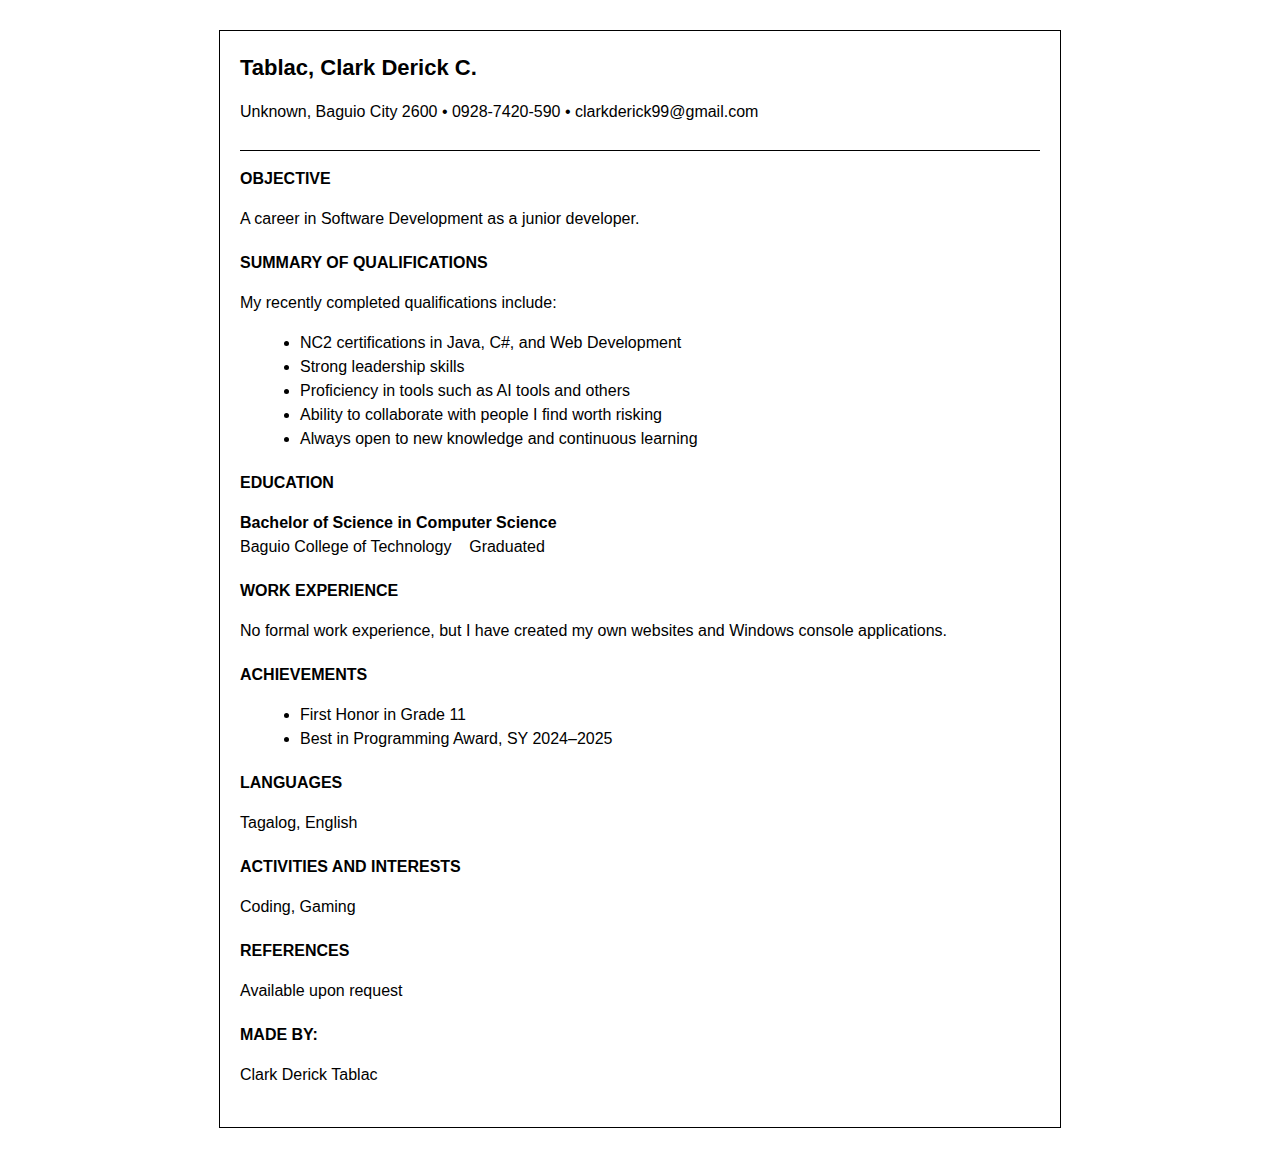
<file: index.html>
<!DOCTYPE html>
<html lang="en">

<head>
    <meta charset="UTF-8">
    <meta name="viewport" content="width=device-width, initial-scale=1.0">
    <title>Student Curriculum Vitae</title>
    <style>
        body {
            font-family: Arial, sans-serif;
            margin: 30px;
            line-height: 1.5;
        }

        .container {
            border: 1px solid #000;
            padding: 20px;
            max-width: 800px;
            margin: auto;
        }

        h1 {
            font-size: 22px;
            margin: 0;
        }

        .header {
            border-bottom: 1px solid #000;
            padding-bottom: 10px;
            margin-bottom: 15px;
        }

        .section {
            margin-bottom: 20px;
        }

        .section-title {
            font-weight: bold;
            text-transform: uppercase;
        }

        ul {
            margin: 5px 0 5px 20px;
        }
    </style>
</head>

<body>
    <div class="container">
        <div class="header">
            <h1>Tablac, Clark Derick C.</h1>
            <p>Unknown, Baguio City 2600 • 0928-7420-590 • clarkderick99@gmail.com
            </p>
        </div>

        <div class="section">
            <p class="section-title">Objective</p>
            <p>A career in Software Development as a junior developer.</p>
        </div>

        <div class="section">
            <p class="section-title">Summary of Qualifications</p>
            <p>My recently completed qualifications include:</p>
            <ul>
                <li>NC2 certifications in Java, C#, and Web Development</li>
                <li>Strong leadership skills</li>
                <li>Proficiency in tools such as AI tools and others</li>
                <li>Ability to collaborate with people I find worth risking</li>
                <li>Always open to new knowledge and continuous learning</li>
            </ul>
        </div>

        <div class="section">
            <p class="section-title">Education</p>
            <p><strong>Bachelor of Science in Computer Science</strong><br>
                Baguio College of Technology &nbsp;&nbsp; Graduated</p>
        </div>

        <div class="section">
            <p class="section-title">Work Experience</p>
            <p>No formal work experience, but I have created my own websites and Windows console applications.</p>
        </div>

        <div class="section">
            <p class="section-title">Achievements</p>
            <ul>
                <li>First Honor in Grade 11</li>
                <li>Best in Programming Award, SY 2024–2025</li>
            </ul>
        </div>

        <div class="section">
            <p class="section-title">Languages</p>
            <p>Tagalog, English</p>
        </div>

        <div class="section">
            <p class="section-title">Activities and Interests</p>
            <p>Coding, Gaming</p>
        </div>

        <div class="section">
            <p class="section-title">References</p>
            <p>Available upon request</p>
        </div>

        <div class="section">
            <p class="section-title">Made by:</p>
            <p>Clark Derick Tablac</p>
        </div>
    </div>
</body>


</html>
</file>
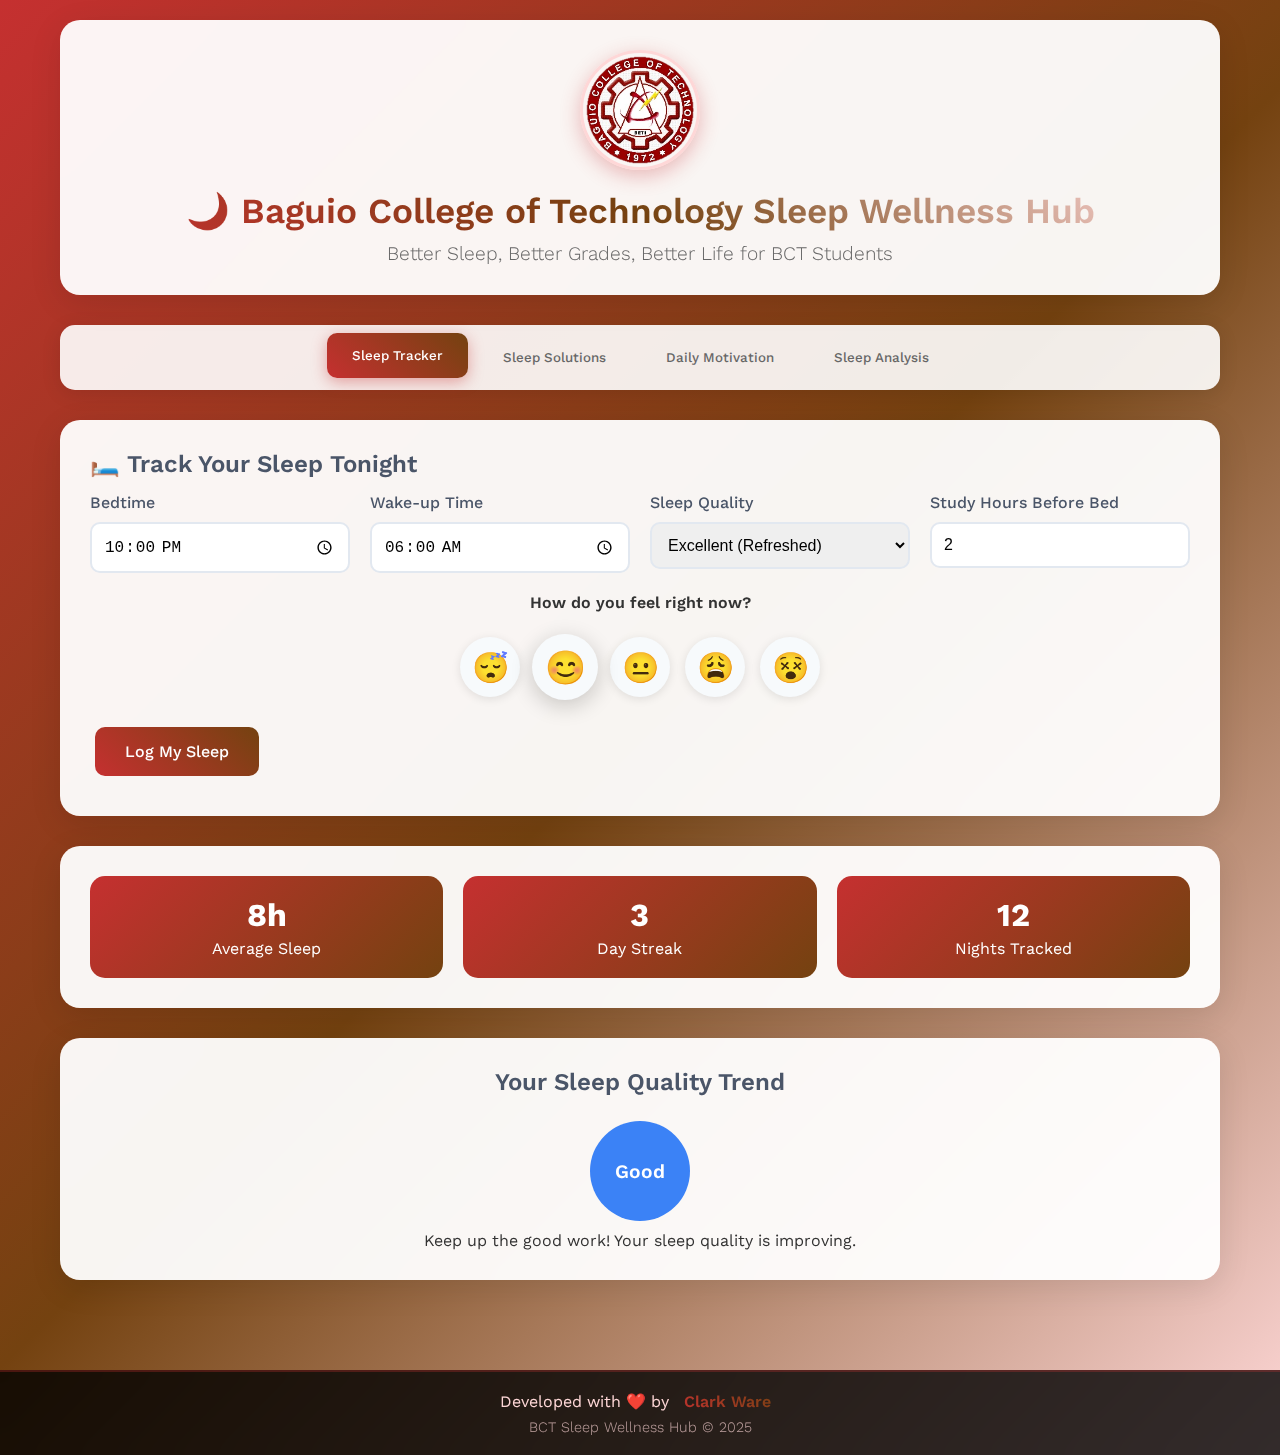
<file: Lack of Sleep by Ware/index.html>
<!DOCTYPE html>
<html lang="en">

<head>
    <meta charset="UTF-8">
    <meta name="viewport" content="width=device-width, initial-scale=1.0">
    <title>BCT Sleep Schedule Ware</title>
    <link rel="stylesheet" href="css/style.css">
</head>

<body>
    <div class="container">
        <header>
            <div class="header-logo">
                <img src="images/bct-logo.png" alt="Baguio College of Technology Logo" class="logo">
                <!-- <div class="logo-placeholder">BCT</div> -->
            </div>
            <h1>🌙 Baguio College of Technology Sleep Wellness Hub</h1>
            <p class="subtitle">Better Sleep, Better Grades, Better Life for BCT Students</p>
        </header>

        <div class="nav-tabs">
            <button class="tab-btn active" data-tab="tracker">Sleep Tracker</button>
            <button class="tab-btn" data-tab="tips">Sleep Solutions</button>
            <button class="tab-btn" data-tab="motivation">Daily Motivation</button>
            <button class="tab-btn" data-tab="analysis">Sleep Analysis</button>
        </div>

        <div id="tracker" class="tab-content active">
            <div class="card">
                <h3>🛏️ Track Your Sleep Tonight</h3>
                <div class="sleep-tracker">
                    <div class="tracker-input">
                        <label>Bedtime</label>
                        <input type="time" id="bedtime" value="22:00">
                    </div>
                    <div class="tracker-input">
                        <label>Wake-up Time</label>
                        <input type="time" id="wakeup" value="06:00">
                    </div>
                    <div class="tracker-input">
                        <label>Sleep Quality</label>
                        <select id="quality">
                            <option value="excellent">Excellent (Refreshed)</option>
                            <option value="good">Good (Well-rested)</option>
                            <option value="fair">Fair (Okay)</option>
                            <option value="poor">Poor (Tired)</option>
                        </select>
                    </div>
                    <div class="tracker-input">
                        <label>Study Hours Before Bed</label>
                        <input type="number" id="studyhours" min="0" max="12" value="2">
                    </div>
                </div>

                <div class="mood-selector">
                    <p style="width: 100%; text-align: center; margin-bottom: 10px; font-weight: 600;">How do you feel
                        right now?</p>
                    <button class="mood-btn" data-mood="😴">😴</button>
                    <button class="mood-btn" data-mood="😊">😊</button>
                    <button class="mood-btn" data-mood="😐">😐</button>
                    <button class="mood-btn" data-mood="😩">😩</button>
                    <button class="mood-btn" data-mood="😵">😵</button>
                </div>

                <button class="btn" id="logSleepBtn">Log My Sleep</button>
            </div>

            <div class="card sleep-stats" id="sleepStats">
                <div class="stat-card">
                    <div class="stat-value" id="avgSleep">8.0h</div>
                    <div>Average Sleep</div>
                </div>
                <div class="stat-card">
                    <div class="stat-value" id="sleepStreak">3</div>
                    <div>Day Streak</div>
                </div>
                <div class="stat-card">
                    <div class="stat-value" id="totalNights">12</div>
                    <div>Nights Tracked</div>
                </div>
            </div>

            <div class="card sleep-quality-indicator">
                <h3>Your Sleep Quality Trend</h3>
                <div id="qualityIndicator">
                    <div class="quality-circle quality-good">Good</div>
                </div>
                <p>Keep up the good work! Your sleep quality is improving.</p>
            </div>
        </div>

        <div id="tips" class="tab-content">
            <div class="card">
                <h3>🧠 Psychological Sleep Solutions</h3>
                <div class="tips-grid">
                    <div class="tip-card">
                        <h4>🌅 Sleep Hygiene</h4>
                        <p>Create a consistent bedtime routine. Your brain loves predictability. Try the "3-2-1 rule": 3
                            hours before bed, no more food. 2 hours before, no more work. 1 hour before, no more
                            screens.</p>
                    </div>
                    <div class="tip-card">
                        <h4>🧘 Relaxation Techniques</h4>
                        <p>Practice the 4-7-8 breathing technique: Inhale for 4 counts, hold for 7, exhale for 8. This
                            activates your parasympathetic nervous system and prepares your body for sleep.</p>
                    </div>
                    <div class="tip-card">
                        <h4>💭 Cognitive Restructuring</h4>
                        <p>Challenge negative thoughts about sleep. Instead of "I'll fail tomorrow if I don't sleep,"
                            try "I can function well even with less sleep, and tomorrow will be fine."</p>
                    </div>
                    <div class="tip-card">
                        <h4>📱 Digital Detox</h4>
                        <p>Blue light suppresses melatonin. Use apps like f.lux or enable night mode. Better yet, keep
                            your phone in another room and use a traditional alarm clock.</p>
                    </div>
                    <div class="tip-card">
                        <h4>🎯 Study Schedule Optimization</h4>
                        <p>Use the Pomodoro Technique: 25 minutes study, 5-minute break. Schedule intense study sessions
                            earlier in the day. Your brain needs wind-down time.</p>
                    </div>
                    <div class="tip-card">
                        <h4>🌡️ Environment Control</h4>
                        <p>Keep your room cool (65-68°F), dark, and quiet. Consider blackout curtains, earplugs, or a
                            white noise machine. Your environment significantly impacts sleep quality.</p>
                    </div>
                </div>
            </div>

            <div class="card">
                <h3>⚡ Quick Sleep Hacks for Students</h3>
                <div class="tips-grid">
                    <div class="tip-card">
                        <h4>🍵 Strategic Caffeine Use</h4>
                        <p>No caffeine after 2 PM. Try green tea in the morning for sustained energy without the crash.
                            Consider L-theanine supplements to reduce caffeine anxiety.</p>
                    </div>
                    <div class="tip-card">
                        <h4>💪 Power Naps</h4>
                        <p>20-minute power naps between 1-3 PM can boost alertness. Any longer and you'll enter deep
                            sleep, making you groggier. Set an alarm!</p>
                    </div>
                    <div class="tip-card">
                        <h4>📝 Worry Journal</h4>
                        <p>Spend 5 minutes before bed writing down tomorrow's tasks and worries. This "brain dump" helps
                            prevent racing thoughts when your head hits the pillow.</p>
                    </div>
                </div>
            </div>
        </div>

        <div id="motivation" class="tab-content">
            <div class="quote-card" id="dailyQuote">
                <div class="quote-text">The best bridge between despair and hope is a good night's sleep.</div>
                <div class="quote-author">- E.B. White</div>
            </div>

            <div class="card">
                <h3>🌟 Your Sleep Success Journey</h3>
                <p style="margin-bottom: 15px;">Sleep Quality Goal Progress</p>
                <div class="progress-bar">
                    <div class="progress-fill" id="progressFill" style="width: 65%"></div>
                </div>
                <p style="text-align: center; margin-top: 10px;">65% - You're doing great! Keep building those healthy
                    habits.</p>
            </div>

            <div class="card">
                <h3>💪 Daily Affirmations for Better Sleep</h3>
                <div style="text-align: center; padding: 20px;">
                    <p id="affirmation"
                        style="font-size: 1.3rem; font-style: italic; color: #667eea; margin-bottom: 20px;">
                        "I deserve rest and my body knows how to sleep naturally."
                    </p>
                    <button class="btn" id="newAffirmationBtn">New Affirmation</button>
                </div>
            </div>

            <div class="card">
                <h3>🎯 Sleep Challenge of the Week</h3>
                <p><strong>This Week's Challenge:</strong> Go to bed at the same time every night for 7 days straight.
                </p>
                <p><strong>Reward:</strong> Notice how much more energized you feel for your classes and projects!</p>
                <div class="progress-bar">
                    <div class="progress-fill" style="width: 43%"></div>
                </div>
                <p style="text-align: center; margin-top: 10px;">Day 3/7 - You're building momentum!</p>
            </div>
        </div>

        <div id="analysis" class="tab-content">
            <div class="card">
                <h3>📊 Your Sleep Insights</h3>
                <div id="sleepAnalysis">
                    <div class="tips-grid">
                        <div class="tip-card">
                            <h4>📈 Weekly Trends</h4>
                            <p><strong>Best Sleep Day:</strong> Sunday (8.2 hours average)<br>
                                <strong>Worst Sleep Day:</strong> Wednesday (5.8 hours average)<br>
                                <strong>Recommendation:</strong> Plan lighter study loads on Wednesday evenings.
                            </p>
                        </div>
                        <div class="tip-card">
                            <h4>🎓 Study Impact</h4>
                            <p><strong>Optimal Study Hours:</strong> 2-3 hours before bed<br>
                                <strong>Sleep Quality:</strong> Decreases with 4+ study hours<br>
                                <strong>Tip:</strong> Try distributed practice instead of cramming.
                            </p>
                        </div>
                        <div class="tip-card">
                            <h4>😴 Mood Patterns</h4>
                            <p><strong>Best Mood Days:</strong> After 7+ hours of sleep<br>
                                <strong>Energy Crashes:</strong> Happen with <6 hours<br>
                                    <strong>Sweet Spot:</strong> 7.5-8.5 hours for optimal BCT performance.
                            </p>
                        </div>
                    </div>
                </div>
            </div>

            <div class="card">
                <h3>🎯 Personalized Recommendations</h3>
                <div class="tip-card" style="border-left-color: #10b981;">
                    <h4>✅ What's Working Well</h4>
                    <p>• You maintain consistent wake-up times<br>
                        • Your weekend sleep recovery is effective<br>
                        • You're tracking regularly (great habit!)</p>
                </div>
                <div class="tip-card" style="border-left-color: #f59e0b;">
                    <h4>⚠️ Areas for Improvement</h4>
                    <p>• Try going to bed 30 minutes earlier on weekdays<br>
                        • Reduce screen time 1 hour before bed<br>
                        • Consider a brief meditation before sleep</p>
                </div>
                <div class="tip-card" style="border-left-color: #3b82f6;">
                    <h4>🎯 This Week's Focus</h4>
                    <p><strong>Goal:</strong> Achieve 7+ hours of sleep for 5 out of 7 nights<br>
                        <strong>Strategy:</strong> Set a bedtime alarm 1 hour before your target bedtime<br>
                        <strong>Reward:</strong> Better focus for your BCT projects and exams!
                    </p>
                </div>
            </div>
        </div>
    </div>

    <!-- DEVELOPER CREDIT SECTION - Edit this section for additional information -->
    <!-- Developer: Clark Derick C. Tablac -->
    <!-- Contact: Add your email, social media, or portfolio links here -->
    <footer class="developer-credit">
        <div class="credit-content">
            <p class="credit-text">
                Developed with ❤️ by
                <a href="mailto:clark.tablac@example.com" class="developer-link" title="Contact Developer">
                    Clark Ware
                </a>
            </p>
            <p class="credit-subtitle">BCT Sleep Wellness Hub © 2025</p>
        </div>
    </footer>
    <!-- END DEVELOPER CREDIT SECTION -->

    <script src="js/script.js"></script>
</body>

</html>
</file>
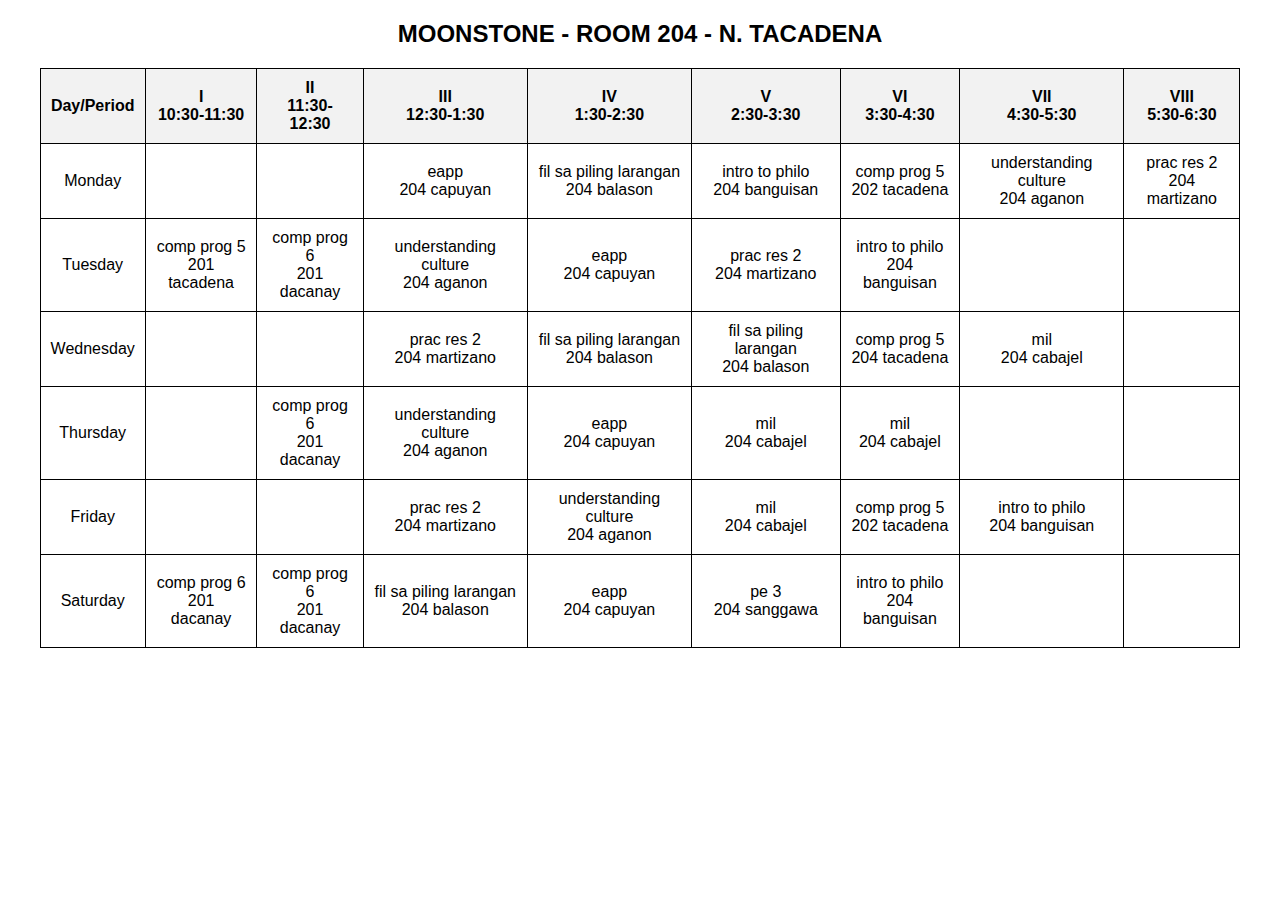
<file: indexActivity2.html>
<!DOCTYPE html>
<html lang="en">
<!-- Made by:
Clark Derick Tablac -->

<head>
    <meta charset="UTF-8">
    <meta name="viewport" content="width=device-width, initial-scale=1.0">
    <title>Moonstone - Schedule</title>
    <style>
        body {
            font-family: Arial, sans-serif;
            text-align: center;
        }

        table {
            border-collapse: collapse;
            margin: auto;
            width: 95%;
        }

        th,
        td {
            border: 1px solid black;
            padding: 10px;
            text-align: center;
        }

        th {
            background-color: #f2f2f2;
        }
    </style>
</head>

<body>

    <h2>MOONSTONE - ROOM 204 - N. TACADENA</h2>

    <table>
        <tr>
            <th>Day/Period</th>
            <th>I<br>10:30-11:30</th>
            <th>II<br>11:30-12:30</th>
            <th>III<br>12:30-1:30</th>
            <th>IV<br>1:30-2:30</th>
            <th>V<br>2:30-3:30</th>
            <th>VI<br>3:30-4:30</th>
            <th>VII<br>4:30-5:30</th>
            <th>VIII<br>5:30-6:30</th>
        </tr>

        <tr>
            <td>Monday</td>
            <td></td>
            <td></td>
            <td>eapp<br>204 capuyan</td>
            <td>fil sa piling larangan<br>204 balason</td>
            <td>intro to philo<br>204 banguisan</td>
            <td>comp prog 5<br>202 tacadena</td>
            <td>understanding culture<br>204 aganon</td>
            <td>prac res 2 <br>204 martizano</td>
        </tr>

        <tr>
            <td>Tuesday</td>
            <td>comp prog 5<br>201 tacadena</td>
            <td>comp prog 6<br>201 dacanay</td>
            <td>understanding culture<br>204 aganon</td>
            <td>eapp<br>204 capuyan</td>
            <td>prac res 2<br>204 martizano</td>
            <td>intro to philo<br>204 banguisan</td>
            <td></td>
            <td></td>
        </tr>

        <tr>
            <td>Wednesday</td>
            <td></td>
            <td></td>
            <td>prac res 2<br>204 martizano</td>
            <td>fil sa piling larangan<br>204 balason</td>
            <td>fil sa piling larangan<br>204 balason</td>
            <td>comp prog 5<br>204 tacadena</td>
            <td>mil<br>204 cabajel</td>
            <td></td>
        </tr>

        <tr>
            <td>Thursday</td>
            <td></td>
            <td>comp prog 6<br>201 dacanay</td>
            <td>understanding culture<br>204 aganon</td>
            <td>eapp<br>204 capuyan</td>
            <td>mil<br>204 cabajel</td>
            <td>mil<br>204 cabajel</td>
            <td></td>
            <td></td>
        </tr>

        <tr>
            <td>Friday</td>
            <td></td>
            <td></td>
            <td>prac res 2<br>204 martizano</td>
            <td>understanding culture<br>204 aganon</td>
            <td>mil<br>204 cabajel</td>
            <td>comp prog 5<br>202 tacadena</td>
            <td>intro to philo<br>204 banguisan</td>
            <td></td>
        </tr>

        <tr>
            <td>Saturday</td>
            <td>comp prog 6<br>201 dacanay</td>
            <td>comp prog 6<br>201 dacanay</td>
            <td>fil sa piling larangan<br>204 balason</td>
            <td>eapp<br>204 capuyan</td>
            <td>pe 3<br>204 sanggawa</td>
            <td>intro to philo<br>204 banguisan</td>
            <td></td>
            <td></td>
        </tr>

    </table>

</body>

</html>
</file>
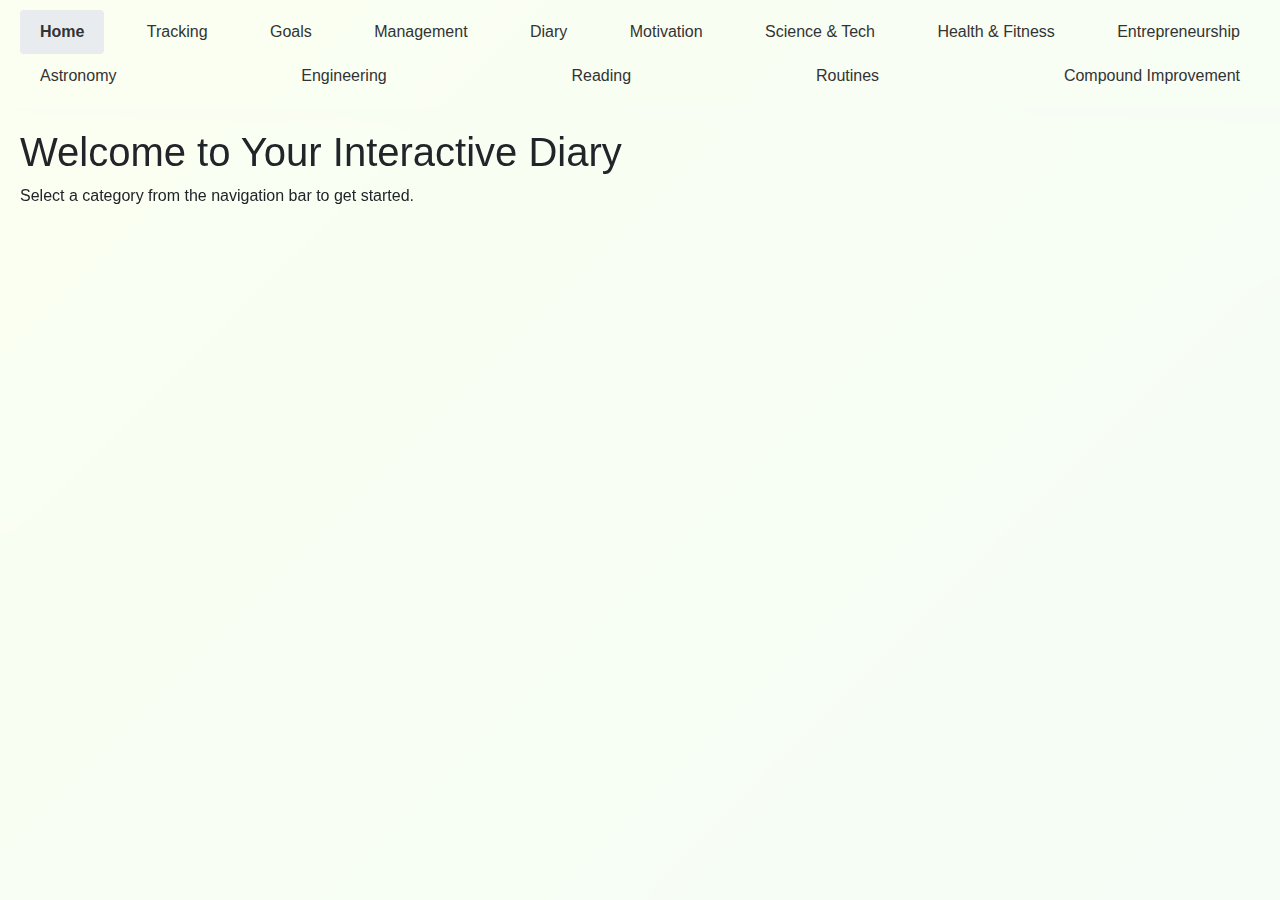
<file: SleepingSched_Demo/selfimprovementwebsite.html>
<!DOCTYPE html>
<html lang="en">
<!-- This is still in work -->
<!-- Only pure HTML,CSS for now and a little bit of JS-->

<head>
    <meta charset="UTF-8">
    <meta name="viewport" content="width=device-width, initial-scale=1.0">
    <title>Interactive Diary Concept</title>
    <link href="https://stackpath.bootstrapcdn.com/bootstrap/4.5.2/css/bootstrap.min.css" rel="stylesheet">
    <link rel="stylesheet" href="https://cdnjs.cloudflare.com/ajax/libs/font-awesome/5.15.4/css/all.min.css">
    <style>
        body {
            background: linear-gradient(135deg, #d4fc79, #96e6a1);
            display: flex;
            flex-direction: column;
            height: 100vh;
            margin: 0;
            font-family: 'Roboto', sans-serif;
        }

        .navbar {
            background-color: rgba(255, 255, 255, 0.9);
            box-shadow: 0 2px 5px rgba(0, 0, 0, 0.1);
            padding: 10px;
        }

        .navbar a {
            color: #333;
            text-decoration: none;
            padding: 10px 20px;
            margin: 0 10px;
            border-radius: 4px;
            transition: background-color 0.3s;
        }

        .navbar a:hover,
        .navbar a.active {
            background-color: #e9ecef;
            font-weight: bold;
        }

        .content {
            flex: 1;
            padding: 20px;
            overflow-y: auto;
            background: rgba(255, 255, 255, 0.9);
            backdrop-filter: blur(10px);
        }

        .content h1,
        .content h2 {
            margin-top: 0;
        }

        .feature-box {
            background: #ffffff;
            border: 1px solid #dee2e6;
            border-radius: 10px;
            padding: 20px;
            margin-bottom: 20px;
            transition: box-shadow 0.3s, transform 0.3s;
        }

        .feature-box:hover {
            box-shadow: 0 4px 8px rgba(0, 0, 0, 0.1);
            transform: translateY(-5px);
        }

        .feature-box h3 {
            margin-top: 0;
        }

        .form-group {
            margin-bottom: 15px;
        }

        .entry-list {
            margin-top: 20px;
        }

        .entry-item {
            background-color: #ffffff;
            border: 1px solid #dee2e6;
            padding: 15px;
            margin-bottom: 10px;
            border-radius: 5px;
            transition: box-shadow 0.3s;
        }

        .entry-item:hover {
            box-shadow: 0 4px 8px rgba(0, 0, 0, 0.1);
        }

        .saved-message {
            color: green;
            display: none;
        }

        .checkboxes {
            display: flex;
            flex-direction: column;
        }

        .checkboxes label {
            display: flex;
            align-items: center;
        }

        .checkboxes input[type="checkbox"] {
            margin-right: 10px;
        }
    </style>
</head>

<body>
    <nav class="navbar">
        <a href="#home" class="header active">Home</a>
        <a href="#tracking" class="tracking">Tracking</a>
        <a href="#goals" class="goals">Goals</a>
        <a href="#management" class="management">Management</a>
        <a href="#diary" class="diary">Diary</a>
        <a href="#motivation" class="motivation">Motivation</a>
        <a href="#science-tech" class="science-tech">Science & Tech</a>
        <a href="#health-fitness" class="health-fitness">Health & Fitness</a>
        <a href="#entrepreneurship" class="entrepreneurship">Entrepreneurship</a>
        <a href="#astronomy" class="astronomy">Astronomy</a>
        <a href="#engineering" class="engineering">Engineering</a>
        <a href="#reading" class="reading">Reading</a>
        <a href="#routines" class="routines">Routines</a>
        <a href="#compound-improvement" class="compound-improvement">Compound Improvement</a>
    </nav>
    <div class="content">
        <div id="home">
            <h1>Welcome to Your Interactive Diary</h1>
            <p>Select a category from the navigation bar to get started.</p>
        </div>
        <div id="tracking" style="display:none;">
            <h2>Tracking</h2>
            <div class="feature-box" id="mood-tracker">
                <h3>Mood Tracker</h3>
                <form id="mood-tracker-form">
                    <div class="form-group">
                        <label for="mood">Rate your mood today (1-10):</label>
                        <input type="range" id="mood" name="mood" min="1" max="10" required
                            oninput="updateMoodLabel(this.value)">
                        <span id="mood-label">5</span> <span id="mood-emoji">😐</span>
                    </div>
                    <button type="submit" class="btn btn-primary btn-block">Save Mood</button>
                </form>
            </div>
            <div class="feature-box" id="sleep-tracker">
                <h3>Sleep Tracker</h3>
                <form id="sleep-tracker-form">
                    <div class="form-group">
                        <label for="sleep">Hours slept last night:</label>
                        <input type="number" id="sleep" name="sleep" min="0" max="24" step="0.5" class="form-control"
                            required>
                    </div>
                    <button type="submit" class="btn btn-primary btn-block">Save Sleep</button>
                </form>
            </div>
            <div class="feature-box" id="health-fitness">
                <h3>Health & Fitness Tracker</h3>
                <form id="health-fitness-form">
                    <div class="form-group">
                        <textarea id="health-fitness-text" class="form-control" rows="4"
                            placeholder="Track your health and fitness..." required></textarea>
                    </div>
                    <button type="submit" class="btn btn-primary btn-block">Save Tracker</button>
                    <p class="saved-message" id="health-fitness-saved">Tracker saved!</p>
                </form>
                <div class="checkboxes" id="health-fitness-checkboxes"></div>
            </div>
            <div class="feature-box" id="experiment-log">
                <h3>Experiment Log</h3>
                <form id="experiment-log-form">
                    <div class="form-group">
                        <textarea id="experiment-log-text" class="form-control" rows="4"
                            placeholder="Log your experiments..." required></textarea>
                    </div>
                    <button type="submit" class="btn btn-primary btn-block">Save Log</button>
                    <p class="saved-message" id="experiment-log-saved">Log saved!</p>
                </form>
                <div class="checkboxes" id="experiment-log-checkboxes"></div>
            </div>
        </div>
        <div id="goals" style="display:none;">
            <h2>Goals</h2>
            <div class="feature-box" id="daily-goals">
                <h3>Daily Goals</h3>
                <form id="daily-goals-form">
                    <div class="form-group">
                        <textarea id="daily-goals-text" class="form-control" rows="4"
                            placeholder="Write your daily goals..." required></textarea>
                    </div>
                    <button type="submit" class="btn btn-primary btn-block">Save Daily Goals</button>
                    <p class="saved-message" id="daily-goals-saved">Daily goals saved!</p>
                </form>
                <div class="checkboxes" id="daily-goals-checkboxes"></div>
            </div>
            <div class="feature-box" id="life-goals">
                <h3>Life Goals</h3>
                <form id="life-goals-form">
                    <div class="form-group">
                        <textarea id="life-goals-text" class="form-control" rows="2"
                            placeholder="Write your goals for life..." required></textarea>
                    </div>
                    <button type="submit" class="btn btn-primary btn-block">Save Life Goals</button>
                    <p class="saved-message" id="life-goals-saved">Life goals saved!</p>
                </form>
            </div>
            <div class="feature-box" id="project-tracker">
                <h3>Project Tracker</h3>
                <form id="project-tracker-form">
                    <div class="form-group">
                        <textarea id="project-tracker-text" class="form-control" rows="4"
                            placeholder="Track your projects..." required></textarea>
                    </div>
                    <button type="submit" class="btn btn-primary btn-block">Save Projects</button>
                    <p class="saved-message" id="project-tracker-saved">Projects saved!</p>
                </form>
                <div class="checkboxes" id="project-tracker-checkboxes"></div>
            </div>
        </div>
        <div id="management" style="display:none;">
            <h2>Management</h2>
            <div class="feature-box" id="calendar">
                <h3>Calendar</h3>
                <div id="calendar-container"></div>
            </div>
            <div class="feature-box" id="tasks">
                <h3>Task List</h3>
                <form id="tasks-form">
                    <div class="form-group">
                        <textarea id="tasks-text" class="form-control" rows="4" placeholder="Write your tasks here..."
                            required></textarea>
                    </div>
                    <button type="submit" class="btn btn-primary btn-block">Save Tasks</button>
                    <p class="saved-message" id="tasks-saved">Tasks saved!</p>
                </form>
                <div class="checkboxes" id="tasks-checkboxes"></div>
            </div>
            <div class="feature-box" id="study-planner">
                <h3>Study Planner</h3>
                <form id="study-planner-form">
                    <div class="form-group">
                        <textarea id="study-planner-text" class="form-control" rows="4"
                            placeholder="Write your study plan..." required></textarea>
                    </div>
                    <button type="submit" class="btn btn-primary btn-block">Save Study Plan</button>
                    <p class="saved-message" id="study-planner-saved">Study plan saved!</p>
                </form>
                <div class="checkboxes" id="study-planner-checkboxes"></div>
            </div>
            <div class="feature-box" id="time-management">
                <h3>Time Management</h3>
                <form id="time-management-form">
                    <div class="form-group">
                        <textarea id="time-management-text" class="form-control" rows="4"
                            placeholder="Track your time management..." required></textarea>
                    </div>
                    <button type="submit" class="btn btn-primary btn-block">Save Tracker</button>
                    <p class="saved-message" id="time-management-saved">Tracker saved!</p>
                </form>
                <div class="checkboxes" id="time-management-checkboxes"></div>
            </div>
            <div class="feature-box" id="networking">
                <h3>Networking</h3>
                <form id="networking-form">
                    <div class="form-group">
                        <textarea id="networking-text" class="form-control" rows="4"
                            placeholder="Track your networking efforts..." required></textarea>
                    </div>
                    <button type="submit" class="btn btn-primary btn-block">Save Tracker</button>
                    <p class="saved-message" id="networking-saved">Tracker saved!</p>
                </form>
                <div class="checkboxes" id="networking-checkboxes"></div>
            </div>
        </div>
        <div id="diary" style="display:none;">
            <h2>Diary</h2>
            <div class="feature-box" id="encrypted-diary">
                <h3>Encrypted Diary</h3>
                <div class="toolbar">
                    <button onclick="formatText('bold')" class="btn btn-sm btn-secondary"><i
                            class="fas fa-bold"></i></button>
                    <button onclick="formatText('italic')" class="btn btn-sm btn-secondary"><i
                            class="fas fa-italic"></i></button>
                    <button onclick="formatText('underline')" class="btn btn-sm btn-secondary"><i
                            class="fas fa-underline"></i></button>
                </div>
                <form id="diary-form">
                    <div class="form-group">
                        <textarea id="diary-text" class="form-control" rows="4"
                            placeholder="Write your diary entry here..." required></textarea>
                    </div>
                    <button type="submit" class="btn btn-primary btn-block">Save Diary Entry</button>
                    <p class="saved-message" id="diary-saved">Diary entry saved!</p>
                </form>
                <div class="checkboxes" id="diary-checkboxes"></div>
            </div>
            <div class="feature-box" id="inspirational-figures">
                <h3>Inspirational Figures</h3>
                <form id="inspirational-figures-form">
                    <div class="form-group">
                        <textarea id="inspirational-figures-text" class="form-control" rows="4"
                            placeholder="List inspirational figures..." required></textarea>
                    </div>
                    <button type="submit" class="btn btn-primary btn-block">Save List</button>
                    <p class="saved-message" id="inspirational-figures-saved">List saved!</p>
                </form>
                <div class="checkboxes" id="inspirational-figures-checkboxes"></div>
            </div>
            <div class="feature-box" id="reading-list">
                <h3>Reading List</h3>
                <form id="reading-list-form">
                    <div class="form-group">
                        <textarea id="reading-list-text" class="form-control" rows="4"
                            placeholder="List books and articles to read..." required></textarea>
                    </div>
                    <button type="submit" class="btn btn-primary btn-block">Save Reading List</button>
                    <p class="saved-message" id="reading-list-saved">Reading list saved!</p>
                </form>
                <div class="checkboxes" id="reading-list-checkboxes"></div>
            </div>
        </div>
        <div id="motivation" style="display:none;">
            <h2>Motivation</h2>
            <div class="feature-box" id="motivational-quotes">
                <h3>Motivational Quotes</h3>
                <div>
                    <h4>General Quotes</h4>
                    <p id="quote-text">"The best way to predict the future is to create it." - Peter Drucker</p>
                    <button class="btn btn-secondary new-quote-btn" onclick="getNewQuote()">New Quote</button>
                </div>
            </div>
        </div>
        <div id="science-tech" style="display:none;">
            <h2>Science & Tech</h2>
            <div class="feature-box" id="science-tracker">
                <h3>Track Science & Tech Goals</h3>
                <form id="science-tech-form">
                    <div class="form-group">
                        <textarea id="science-tech-text" class="form-control" rows="4"
                            placeholder="Track your science and tech goals..." required></textarea>
                    </div>
                    <button type="submit" class="btn btn-primary btn-block">Save Tracker</button>
                    <p class="saved-message" id="science-tech-saved">Tracker saved!</p>
                </form>
                <div class="checkboxes" id="science-tech-checkboxes"></div>
            </div>
        </div>
        <div id="health-fitness" style="display:none;">
            <h2>Health & Fitness</h2>
            <div class="feature-box" id="fitness-tracker">
                <h3>Fitness Tracker</h3>
                <form id="fitness-tracker-form">
                    <div class="form-group">
                        <textarea id="fitness-tracker-text" class="form-control" rows="4"
                            placeholder="Track your fitness goals..." required></textarea>
                    </div>
                    <button type="submit" class="btn btn-primary btn-block">Save Tracker</button>
                    <p class="saved-message" id="fitness-tracker-saved">Tracker saved!</p>
                </form>
                <div class="checkboxes" id="fitness-tracker-checkboxes"></div>
            </div>
        </div>
        <div id="entrepreneurship" style="display:none;">
            <h2>Entrepreneurship</h2>
            <div class="feature-box" id="entrepreneurship-tracker">
                <h3>Track Entrepreneurship Goals</h3>
                <form id="entrepreneurship-form">
                    <div class="form-group">
                        <textarea id="entrepreneurship-text" class="form-control" rows="4"
                            placeholder="Track your entrepreneurship goals..." required></textarea>
                    </div>
                    <button type="submit" class="btn btn-primary btn-block">Save Tracker</button>
                    <p class="saved-message" id="entrepreneurship-saved">Tracker saved!</p>
                </form>
                <div class="checkboxes" id="entrepreneurship-checkboxes"></div>
            </div>
        </div>
        <div id="astronomy" style="display:none;">
            <h2>Astronomy</h2>
            <div class="feature-box" id="astronomy-tracker">
                <h3>Track Astronomy Goals</h3>
                <form id="astronomy-form">
                    <div class="form-group">
                        <textarea id="astronomy-text" class="form-control" rows="4"
                            placeholder="Track your astronomy goals..." required></textarea>
                    </div>
                    <button type="submit" class="btn btn-primary btn-block">Save Tracker</button>
                    <p class="saved-message" id="astronomy-saved">Tracker saved!</p>
                </form>
                <div class="checkboxes" id="astronomy-checkboxes"></div>
            </div>
        </div>
        <div id="engineering" style="display:none;">
            <h2>Engineering</h2>
            <div class="feature-box" id="engineering-tracker">
                <h3>Track Engineering Goals</h3>
                <form id="engineering-form">
                    <div class="form-group">
                        <textarea id="engineering-text" class="form-control" rows="4"
                            placeholder="Track your engineering goals..." required></textarea>
                    </div>
                    <button type="submit" class="btn btn-primary btn-block">Save Tracker</button>
                    <p class="saved-message" id="engineering-saved">Tracker saved!</p>
                </form>
                <div class="checkboxes" id="engineering-checkboxes"></div>
            </div>
        </div>
        <div id="reading" style="display:none;">
            <h2>Reading</h2>
            <div class="feature-box" id="reading-tracker">
                <h3>Reading Tracker</h3>
                <form id="reading-form">
                    <div class="form-group">
                        <textarea id="reading-text" class="form-control" rows="4"
                            placeholder="Track your reading goals..." required></textarea>
                    </div>
                    <button type="submit" class="btn btn-primary btn-block">Save Tracker</button>
                    <p class="saved-message" id="reading-saved">Tracker saved!</p>
                </form>
                <div class="checkboxes" id="reading-checkboxes"></div>
            </div>
        </div>
        <div id="routines" style="display:none;">
            <h2>Routines</h2>
            <div class="feature-box" id="routine-tracker">
                <h3>Routine Tracker</h3>
                <form id="routine-tracker-form">
                    <div class="form-group">
                        <textarea id="routine-tracker-text" class="form-control" rows="4"
                            placeholder="Track your daily routines..." required></textarea>
                    </div>
                    <button type="submit" class="btn btn-primary btn-block">Save Tracker</button>
                    <p class="saved-message" id="routine-tracker-saved">Tracker saved!</p>
                </form>
                <div class="checkboxes" id="routine-tracker-checkboxes"></div>
            </div>
        </div>
        <div id="compound-improvement" style="display:none;">
            <h2>Compound Improvement</h2>
            <div class="feature-box" id="compound-improvement-tracker">
                <h3>Compound Improvement Tracker</h3>
                <form id="compound-improvement-form">
                    <div class="form-group">
                        <textarea id="compound-improvement-text" class="form-control" rows="4"
                            placeholder="Describe the skills you want to improve and set a Smallest Achievable Perfection (SAP)..."
                            required></textarea>
                    </div>
                    <button type="submit" class="btn btn-primary btn-block">Save Improvement Plan</button>
                    <p class="saved-message" id="compound-improvement-saved">Improvement plan saved!</p>
                </form>
                <div class="checkboxes" id="compound-improvement-checkboxes"></div>
            </div>
        </div>
    </div>

    <script>
        document.querySelectorAll('.navbar a').forEach(link => {
            link.addEventListener('click', function () {
                document.querySelectorAll('.navbar a').forEach(link => link.classList.remove('active'));
                this.classList.add('active');
                document.querySelectorAll('.content > div').forEach(section => section.style.display = 'none');
                const section = document.querySelector(this.getAttribute('href'));
                if (section) section.style.display = 'block';
            });
        });
        document.querySelector('.navbar a.header').click();

        function updateMoodLabel(value) {
            document.getElementById('mood-label').innerText = value;
            const emojis = ["😞", "😟", "😔", "😕", "😐", "🙂", "😊", "😀", "😁", "😃"];
            document.getElementById('mood-emoji').innerText = emojis[value - 1];
        }

        function updateProgressLabel(value) {
            document.getElementById('progress-label').innerText = value + '%';
        }

        function loadCalendar() {
            const calendarContainer = document.getElementById('calendar-container');
            const calendar = document.createElement('div');
            calendar.innerHTML = `<iframe src="https://calendar.google.com/calendar/embed?src=your_calendar_id&ctz=your_timezone" style="border: 0" width="100%" height="600" frameborder="0" scrolling="no"></iframe>`;
            calendarContainer.appendChild(calendar);
        }
        loadCalendar();

        function formatText(command) {
            document.execCommand(command, false, null);
        }

        async function saveContent(formId, textareaId, savedMessageId, checkboxesId, category) {
            const form = document.getElementById(formId);
            const textarea = document.getElementById(textareaId);
            const savedMessage = document.getElementById(savedMessageId);
            const checkboxes = document.getElementById(checkboxesId);

            form.addEventListener('submit', async function (event) {
                event.preventDefault();
                const content = textarea.value;

                try {
                    const response = await fetch('http://localhost:3000/api/entries', {
                        method: 'POST',
                        headers: {
                            'Content-Type': 'application/json'
                        },
                        body: JSON.stringify({ category, content })
                    });

                    if (response.ok) {
                        const entry = await response.json();
                        savedMessage.style.display = 'block';
                        setTimeout(() => {
                            savedMessage.style.display = 'none';
                        }, 2000);

                        // Update checkboxes
                        const lines = content.split('\n');
                        checkboxes.innerHTML = '';
                        lines.forEach(line => {
                            const checkboxLabel = document.createElement('label');
                            const checkbox = document.createElement('input');
                            checkbox.type = 'checkbox';
                            checkboxLabel.appendChild(checkbox);
                            checkboxLabel.appendChild(document.createTextNode(line));
                            checkboxes.appendChild(checkboxLabel);
                        });
                    } else {
                        console.error('Failed to save entry');
                    }
                } catch (error) {
                    console.error('Error:', error);
                }
            });

            // Load saved content from the backend
            try {
                const response = await fetch(`http://localhost:3000/api/entries/${category}`);
                if (response.ok) {
                    const entries = await response.json();
                    if (entries.length > 0) {
                        textarea.value = entries[entries.length - 1].content;
                        const lines = entries[entries.length - 1].content.split('\n');
                        lines.forEach(line => {
                            const checkboxLabel = document.createElement('label');
                            const checkbox = document.createElement('input');
                            checkbox.type = 'checkbox';
                            checkboxLabel.appendChild(checkbox);
                            checkboxLabel.appendChild(document.createTextNode(line));
                            checkboxes.appendChild(checkboxLabel);
                        });
                    }
                } else {
                    console.error('Failed to load entries');
                }
            } catch (error) {
                console.error('Error:', error);
            }
        }

        function getNewQuote() {
            const quotes = [
                "The best way to predict the future is to create it. - Peter Drucker",
                "Success is not the key to happiness. Happiness is the key to success. - Albert Schweitzer",
                "Do not watch the clock. Do what it does. Keep going. - Sam Levenson",
                "Keep your face always toward the sunshine—and shadows will fall behind you. - Walt Whitman",
                "The only limit to our realization of tomorrow is our doubts of today. - Franklin D. Roosevelt",
                "Believe you can and you're halfway there. - Theodore Roosevelt",
                "Act as if what you do makes a difference. It does. - William James",
                "Success usually comes to those who are too busy to be looking for it. - Henry David Thoreau",
                "Don't be afraid to give up the good to go for the great. - John D. Rockefeller",
                "I find that the harder I work, the more luck I seem to have. - Thomas Jefferson",
                "Your time is limited, don't waste it living someone else's life. - Steve Jobs",
                "Winning isn’t everything, but wanting to win is. - Vince Lombardi",
                "Whether you think you can or you think you can’t, you’re right. - Henry Ford",
                "The only way to do great work is to love what you do. - Steve Jobs",
                "Don’t let yesterday take up too much of today. - Will Rogers",
                "You learn more from failure than from success. Don’t let it stop you. Failure builds character. - Unknown"
            ];
            const randomIndex = Math.floor(Math.random() * quotes.length);
            document.getElementById('quote-text').innerText = quotes[randomIndex];
        }

        saveContent('mood-tracker-form', 'mood', 'mood-saved', 'mood-checkboxes', 'mood-tracker');
        saveContent('sleep-tracker-form', 'sleep', 'sleep-saved', 'sleep-checkboxes', 'sleep-tracker');
        saveContent('health-fitness-form', 'health-fitness-text', 'health-fitness-saved', 'health-fitness-checkboxes', 'health-fitness');
        saveContent('experiment-log-form', 'experiment-log-text', 'experiment-log-saved', 'experiment-log-checkboxes', 'experiment-log');
        saveContent('daily-goals-form', 'daily-goals-text', 'daily-goals-saved', 'daily-goals-checkboxes', 'daily-goals');
        saveContent('life-goals-form', 'life-goals-text', 'life-goals-saved', 'life-goals-checkboxes', 'life-goals');
        saveContent('project-tracker-form', 'project-tracker-text', 'project-tracker-saved', 'project-tracker-checkboxes', 'project-tracker');
        saveContent('science-tech-form', 'science-tech-text', 'science-tech-saved', 'science-tech-checkboxes', 'science-tech');
        saveContent('fitness-tracker-form', 'fitness-tracker-text', 'fitness-tracker-saved', 'fitness-tracker-checkboxes', 'fitness-tracker');
        saveContent('entrepreneurship-form', 'entrepreneurship-text', 'entrepreneurship-saved', 'entrepreneurship-checkboxes', 'entrepreneurship');
        saveContent('astronomy-form', 'astronomy-text', 'astronomy-saved', 'astronomy-checkboxes', 'astronomy');
        saveContent('engineering-form', 'engineering-text', 'engineering-saved', 'engineering-checkboxes', 'engineering');
        saveContent('reading-form', 'reading-text', 'reading-saved', 'reading-checkboxes', 'reading');
        saveContent('routine-tracker-form', 'routine-tracker-text', 'routine-tracker-saved', 'routine-tracker-checkboxes', 'routine-tracker');
        saveContent('compound-improvement-form', 'compound-improvement-text', 'compound-improvement-saved', 'compound-improvement-checkboxes', 'compound-improvement');
        saveContent('tasks-form', 'tasks-text', 'tasks-saved', 'tasks-checkboxes', 'tasks');
        saveContent('study-planner-form', 'study-planner-text', 'study-planner-saved', 'study-planner-checkboxes', 'study-planner');
        saveContent('time-management-form', 'time-management-text', 'time-management-saved', 'time-management-checkboxes', 'time-management');
        saveContent('networking-form', 'networking-text', 'networking-saved', 'networking-checkboxes', 'networking');
        saveContent('diary-form', 'diary-text', 'diary-saved', 'diary-checkboxes', 'diary');
        saveContent('inspirational-figures-form', 'inspirational-figures-text', 'inspirational-figures-saved', 'inspirational-figures-checkboxes', 'inspirational-figures');
        saveContent('reading-list-form', 'reading-list-text', 'reading-list-saved', 'reading-list-checkboxes', 'reading-list');
    </script>
</body>

</html>
</file>
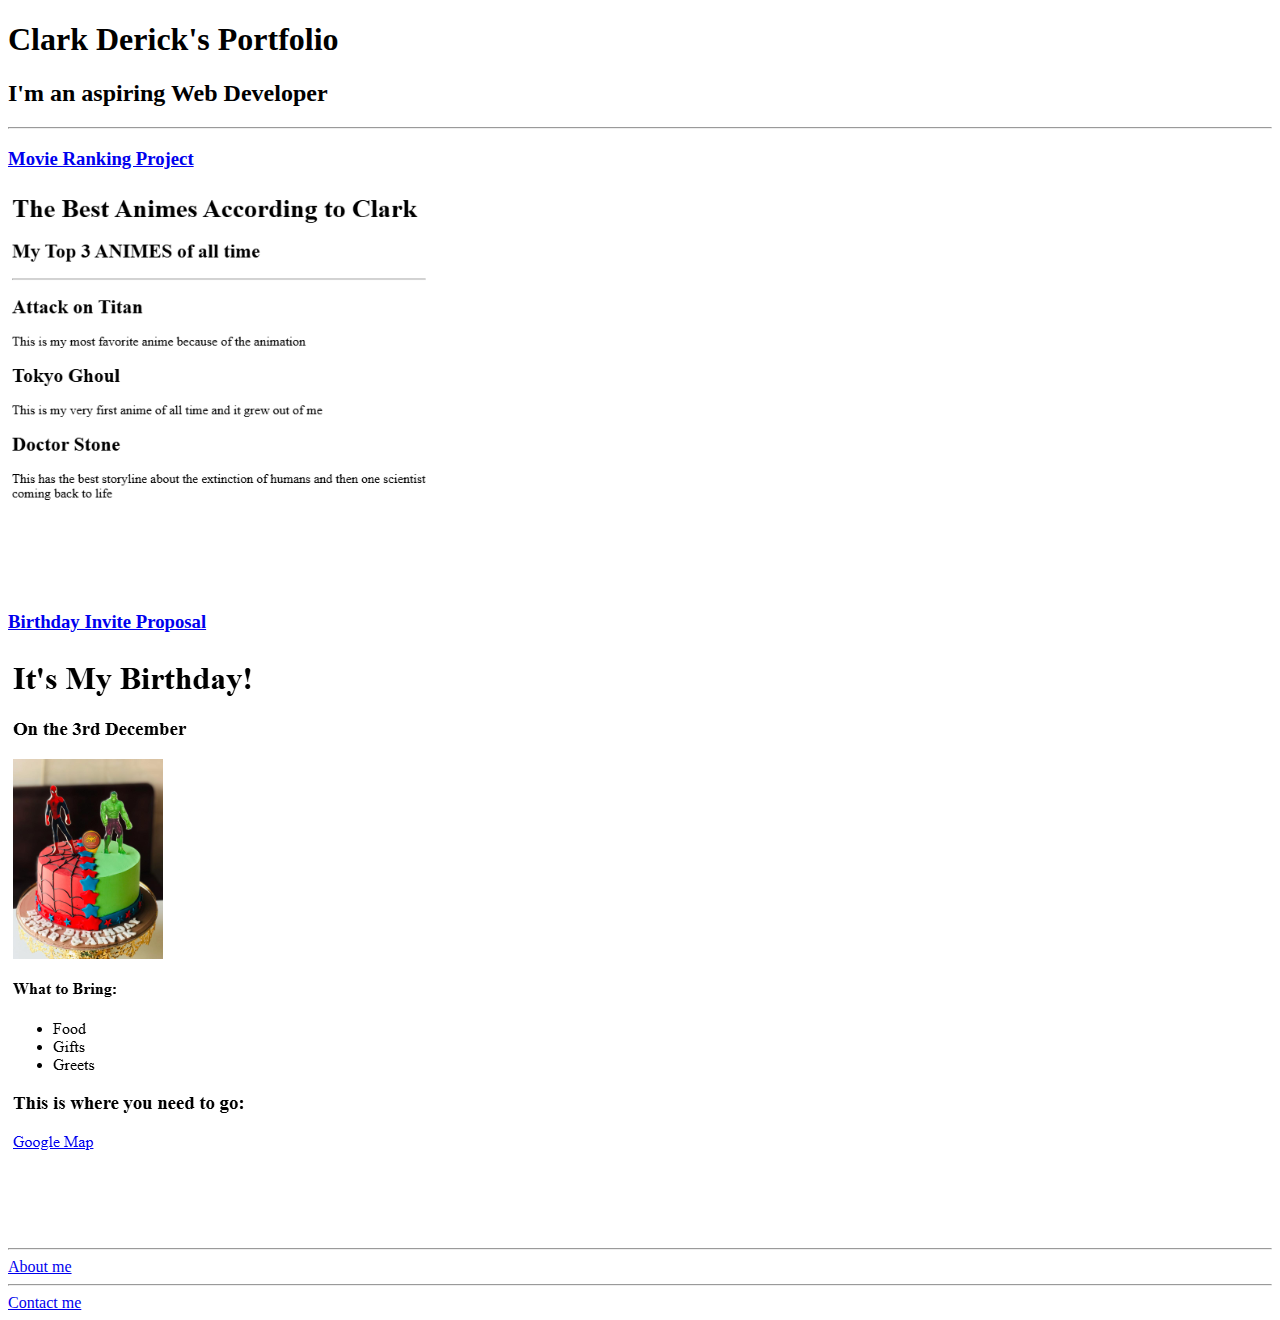
<file: 4.3 HTML Porfolio Project/remake/Remake_of_the_Portfolio.html>
<!DOCTYPE html>
<html lang=en>

<head>
    <meta charset="UTF-8">
    <title>
        Clark's Portfolio
    </title>
</head>
<body>
    <h1>Clark Derick's Portfolio</h1>
    <h2>I'm an aspiring Web Developer</h2>

    <hr />
    <h3><a href="./remake-MVR.html">Movie Ranking Project</a></h3>
    <img src="./top-3-animes.png" height="400" alt="This is a Screenshot">
    <h3><a href="./remake-birthday.html">Birthday Invite Proposal</a></h3>
    <img src="./Screenshot 2025-09-16 122100.png" alt="This is a Screenshot">

    <hr />
    <a href="./aboutme.html">About me</a>
    <hr />
    <a href="./number.html">Contact me </a>
</body>
</htnl>
</file>
<file: Lack of Sleep by Ware/css/style.css>
/* Import Work Sans font from Google Fonts */
@import url('https://fonts.googleapis.com/css2?family=Work+Sans:wght@300;400;500;600;700&display=swap');

/* BCT Sleep Wellness Hub - CSS Styles */

* {
    margin: 0;
    padding: 0;
    box-sizing: border-box;
}

body {
    font-family: 'Work Sans', sans-serif;
    background: linear-gradient(135deg, #c53030 0%, #744210 50%, #fed7d7 100%);
    color: #333;
    min-height: 100vh;
    overflow-x: hidden;
}

.container {
    max-width: 1200px;
    margin: 0 auto;
    padding: 20px;
}

header {
    background: rgba(255, 255, 255, 0.95);
    backdrop-filter: blur(10px);
    border-radius: 20px;
    padding: 30px;
    text-align: center;
    margin-bottom: 30px;
    box-shadow: 0 8px 32px rgba(0, 0, 0, 0.1);
    animation: fadeInDown 1s ease-out;
}

.header-logo {
    margin-bottom: 20px;
    display: flex;
    justify-content: center;
    align-items: center;
}

.logo {
    width: 120px;
    height: 120px;
    object-fit: contain;
    border-radius: 50%;
    box-shadow: 0 6px 20px rgba(197, 48, 48, 0.3);
    transition: transform 0.3s ease, box-shadow 0.3s ease;
    border: 3px solid #fed7d7;
}

.logo:hover {
    transform: scale(1.1);
    box-shadow: 0 8px 25px rgba(197, 48, 48, 0.4);
}

.logo-placeholder {
    width: 120px;
    height: 120px;
    background: linear-gradient(45deg, #c53030, #744210);
    border-radius: 50%;
    display: flex;
    align-items: center;
    justify-content: center;
    color: white;
    font-weight: bold;
    font-size: 32px;
    box-shadow: 0 6px 20px rgba(197, 48, 48, 0.3);
    transition: transform 0.3s ease;
    border: 3px solid #fed7d7;
}

.logo-placeholder:hover {
    transform: scale(1.1);
}

h1 {
    color: #4a5568;
    font-size: 2.2rem;
    font-weight: 600;
    margin-bottom: 10px;
    background: linear-gradient(45deg, #c53030, #744210, #fed7d7);
    -webkit-background-clip: text;
    -webkit-text-fill-color: transparent;
    background-clip: text;
    line-height: 1.2;
}

.subtitle {
    color: #666;
    font-size: 1.2rem;
    font-weight: 300;
}

.nav-tabs {
    display: flex;
    justify-content: center;
    background: rgba(255, 255, 255, 0.9);
    border-radius: 15px;
    padding: 10px;
    margin-bottom: 30px;
    box-shadow: 0 4px 20px rgba(0, 0, 0, 0.1);
    animation: fadeInUp 1s ease-out;
}

.tab-btn {
    background: none;
    border: none;
    padding: 15px 25px;
    margin: 0 5px;
    border-radius: 10px;
    cursor: pointer;
    transition: all 0.3s ease;
    font-weight: 500;
    font-family: 'Work Sans', sans-serif;
    color: #666;
}

.tab-btn.active {
    background: linear-gradient(45deg, #c53030, #744210);
    color: white;
    transform: translateY(-2px);
    box-shadow: 0 4px 15px rgba(197, 48, 48, 0.4);
}

.tab-btn:hover:not(.active) {
    background: rgba(197, 48, 48, 0.1);
    transform: translateY(-1px);
}

.tab-content {
    display: none;
    animation: fadeIn 0.5s ease-in;
}

.tab-content.active {
    display: block;
}

.card {
    background: rgba(255, 255, 255, 0.95);
    backdrop-filter: blur(10px);
    border-radius: 20px;
    padding: 30px;
    margin-bottom: 30px;
    box-shadow: 0 8px 32px rgba(0, 0, 0, 0.1);
    transition: transform 0.3s ease, box-shadow 0.3s ease;
}

.card:hover {
    transform: translateY(-5px);
    box-shadow: 0 15px 40px rgba(0, 0, 0, 0.15);
}

.card h3 {
    color: #4a5568;
    margin-bottom: 15px;
    font-size: 1.5rem;
    font-weight: 600;
}

.sleep-tracker {
    display: grid;
    grid-template-columns: repeat(auto-fit, minmax(250px, 1fr));
    gap: 20px;
}

.tracker-input {
    display: flex;
    flex-direction: column;
    gap: 10px;
}

.tracker-input label {
    font-weight: 500;
    color: #4a5568;
}

.tracker-input input, 
.tracker-input select {
    padding: 12px;
    border: 2px solid #e2e8f0;
    border-radius: 10px;
    font-size: 16px;
    transition: border-color 0.3s ease;
}

.tracker-input input:focus, 
.tracker-input select:focus {
    outline: none;
    border-color: #c53030;
    box-shadow: 0 0 0 3px rgba(197, 48, 48, 0.1);
}

.btn {
    background: linear-gradient(45deg, #c53030, #744210);
    color: white;
    border: none;
    padding: 15px 30px;
    border-radius: 10px;
    cursor: pointer;
    font-size: 16px;
    font-weight: 500;
    font-family: 'Work Sans', sans-serif;
    transition: all 0.3s ease;
    margin: 10px 5px;
}

.btn:hover {
    transform: translateY(-2px);
    box-shadow: 0 8px 25px rgba(197, 48, 48, 0.3);
}

.sleep-stats {
    display: grid;
    grid-template-columns: repeat(auto-fit, minmax(200px, 1fr));
    gap: 20px;
    margin-top: 20px;
}

.stat-card {
    background: linear-gradient(135deg, #c53030, #744210);
    color: white;
    padding: 20px;
    border-radius: 15px;
    text-align: center;
    animation: pulse 2s infinite;
}

.stat-value {
    font-size: 2rem;
    font-weight: 700;
    margin-bottom: 5px;
}

.quote-card {
    background: linear-gradient(135deg, #c53030, #fed7d7, #744210);
    color: white;
    padding: 30px;
    border-radius: 20px;
    text-align: center;
    margin-bottom: 20px;
    position: relative;
    overflow: hidden;
}

.quote-card::before {
    content: '"';
    position: absolute;
    top: -20px;
    left: 20px;
    font-size: 8rem;
    opacity: 0.2;
    font-family: serif;
}

.quote-text {
    font-size: 1.3rem;
    font-style: italic;
    margin-bottom: 15px;
    position: relative;
    z-index: 1;
}

.quote-author {
    font-weight: 600;
    font-size: 1.1rem;
}

.tips-grid {
    display: grid;
    grid-template-columns: repeat(auto-fit, minmax(300px, 1fr));
    gap: 20px;
}

.tip-card {
    background: rgba(255, 255, 255, 0.9);
    padding: 25px;
    border-radius: 15px;
    border-left: 5px solid #c53030;
    transition: all 0.3s ease;
}

.tip-card:hover {
    transform: translateX(10px);
    box-shadow: 0 5px 20px rgba(197, 48, 48, 0.2);
}

.tip-card h4 {
    color: #c53030;
    margin-bottom: 10px;
    font-size: 1.2rem;
    font-weight: 600;
}

.mood-selector {
    display: flex;
    justify-content: center;
    gap: 15px;
    margin: 20px 0;
    flex-wrap: wrap;
}

.mood-btn {
    width: 60px;
    height: 60px;
    border-radius: 50%;
    border: none;
    font-size: 30px;
    cursor: pointer;
    transition: all 0.3s ease;
    background: #f7fafc;
    box-shadow: 0 2px 10px rgba(0, 0, 0, 0.1);
}

.mood-btn:hover, 
.mood-btn.selected {
    transform: scale(1.1);
    box-shadow: 0 5px 20px rgba(0, 0, 0, 0.2);
}

.progress-bar {
    width: 100%;
    height: 20px;
    background: #e2e8f0;
    border-radius: 10px;
    overflow: hidden;
    margin: 10px 0;
}

.progress-fill {
    height: 100%;
    background: linear-gradient(90deg, #c53030, #744210, #fed7d7);
    transition: width 0.5s ease;
    border-radius: 10px;
}

.sleep-quality-indicator {
    text-align: center;
    margin: 20px 0;
}

.quality-circle {
    width: 100px;
    height: 100px;
    border-radius: 50%;
    display: inline-flex;
    align-items: center;
    justify-content: center;
    color: white;
    font-weight: 600;
    font-size: 1.2rem;
    margin: 10px;
    transition: all 0.3s ease;
}

.quality-excellent { 
    background: #10b981; 
}

.quality-good { 
    background: #3b82f6; 
}

.quality-fair { 
    background: #f59e0b; 
}

.quality-poor { 
    background: #ef4444; 
}

/* Animations */
@keyframes fadeInDown {
    from {
        opacity: 0;
        transform: translateY(-30px);
    }
    to {
        opacity: 1;
        transform: translateY(0);
    }
}

@keyframes fadeInUp {
    from {
        opacity: 0;
        transform: translateY(30px);
    }
    to {
        opacity: 1;
        transform: translateY(0);
    }
}

@keyframes fadeIn {
    from {
        opacity: 0;
    }
    to {
        opacity: 1;
    }
}

@keyframes pulse {
    0%, 100% {
        transform: scale(1);
    }
    50% {
        transform: scale(1.05);
    }
}

/* Utility Classes */
.hidden {
    display: none;
}

/* Responsive Design */
@media (max-width: 768px) {
    .container {
        padding: 10px;
    }
    
    .logo {
        width: 90px;
        height: 90px;
    }
    
    h1 {
        font-size: 1.8rem;
    }
    
    .nav-tabs {
        flex-wrap: wrap;
    }
    
    .tab-btn {
        padding: 10px 15px;
        margin: 5px;
        font-size: 14px;
    }
    
    .sleep-tracker {
        grid-template-columns: 1fr;
    }
    
    .tips-grid {
        grid-template-columns: 1fr;
    }
    
    .sleep-stats {
        grid-template-columns: 1fr;
    }
    
    .card {
        padding: 20px;
    }
    
    .quote-text {
        font-size: 1.1rem;
    }
    
    .mood-selector {
        gap: 10px;
    }
    
    .mood-btn {
        width: 50px;
        height: 50px;
        font-size: 24px;
    }
}

@media (max-width: 480px) {
    header {
        padding: 20px;
    }
    
    .logo {
        width: 70px;
        height: 70px;
    }
    
    h1 {
        font-size: 1.5rem;
    }
    
    .subtitle {
        font-size: 1rem;
    }
    
    .card {
        padding: 15px;
    }
    
    .tip-card {
        padding: 20px;
    }
    
    .tracker-input input, 
    .tracker-input select {
        padding: 10px;
        font-size: 14px;
    }
    
    .btn {
        padding: 12px 24px;
        font-size: 14px;
    }
}

/* Dark mode support (optional) */
@media (prefers-color-scheme: dark) {
    body {
        background: linear-gradient(135deg, #2d3748 0%, #4a5568 100%);
    }
    
    .card {
        background: rgba(45, 55, 72, 0.95);
        color: #e2e8f0;
    }
    
    .card h3 {
        color: #e2e8f0;
    }
    
    .tip-card {
        background: rgba(45, 55, 72, 0.9);
        color: #e2e8f0;
    }
    
    .tracker-input label {
        color: #e2e8f0;
    }
}

/* Loading animation for better UX */
.loading {
    opacity: 0.7;
    pointer-events: none;
}

/* Developer Credit Section - Styling for developer attribution */
/* You can edit the contact link and add more information in the HTML file */
.developer-credit {
    background: rgba(0, 0, 0, 0.8);
    backdrop-filter: blur(10px);
    padding: 20px;
    text-align: center;
    margin-top: 50px;
    border-top: 2px solid rgba(197, 48, 48, 0.3);
}

.credit-content {
    max-width: 1200px;
    margin: 0 auto;
}

.credit-text {
    color: #fed7d7;
    font-size: 1rem;
    margin-bottom: 8px;
}

.developer-link {
    color: #fed7d7;
    text-decoration: none;
    font-weight: 600;
    font-family: 'Work Sans', sans-serif;
    padding: 5px 10px;
    border-radius: 8px;
    transition: all 0.3s ease;
    background: linear-gradient(45deg, #c53030, #744210);
    -webkit-background-clip: text;
    -webkit-text-fill-color: transparent;
    background-clip: text;
}

.developer-link:hover {
    background: #c53030;
    -webkit-background-clip: initial;
    -webkit-text-fill-color: white;
    background-clip: initial;
    color: white;
    transform: translateY(-2px);
    box-shadow: 0 4px 15px rgba(197, 48, 48, 0.3);
}

.credit-subtitle {
    color: rgba(254, 215, 215, 0.7);
    font-size: 0.9rem;
    font-weight: 300;
}

/* Responsive design for developer credit */
@media (max-width: 768px) {
    .developer-credit {
        padding: 15px;
        margin-top: 30px;
    }
    
    .credit-text {
        font-size: 0.9rem;
    }
    
    .credit-subtitle {
        font-size: 0.8rem;
    }
}
/* End Developer Credit Section */

/* Custom scrollbar */
::-webkit-scrollbar {
    width: 8px;
}

::-webkit-scrollbar-track {
    background: rgba(255, 255, 255, 0.1);
    border-radius: 10px;
}

::-webkit-scrollbar-thumb {
    background: rgba(197, 48, 48, 0.7);
    border-radius: 10px;
}

::-webkit-scrollbar-thumb:hover {
    background: rgba(197, 48, 48, 0.9);
}
</file>
